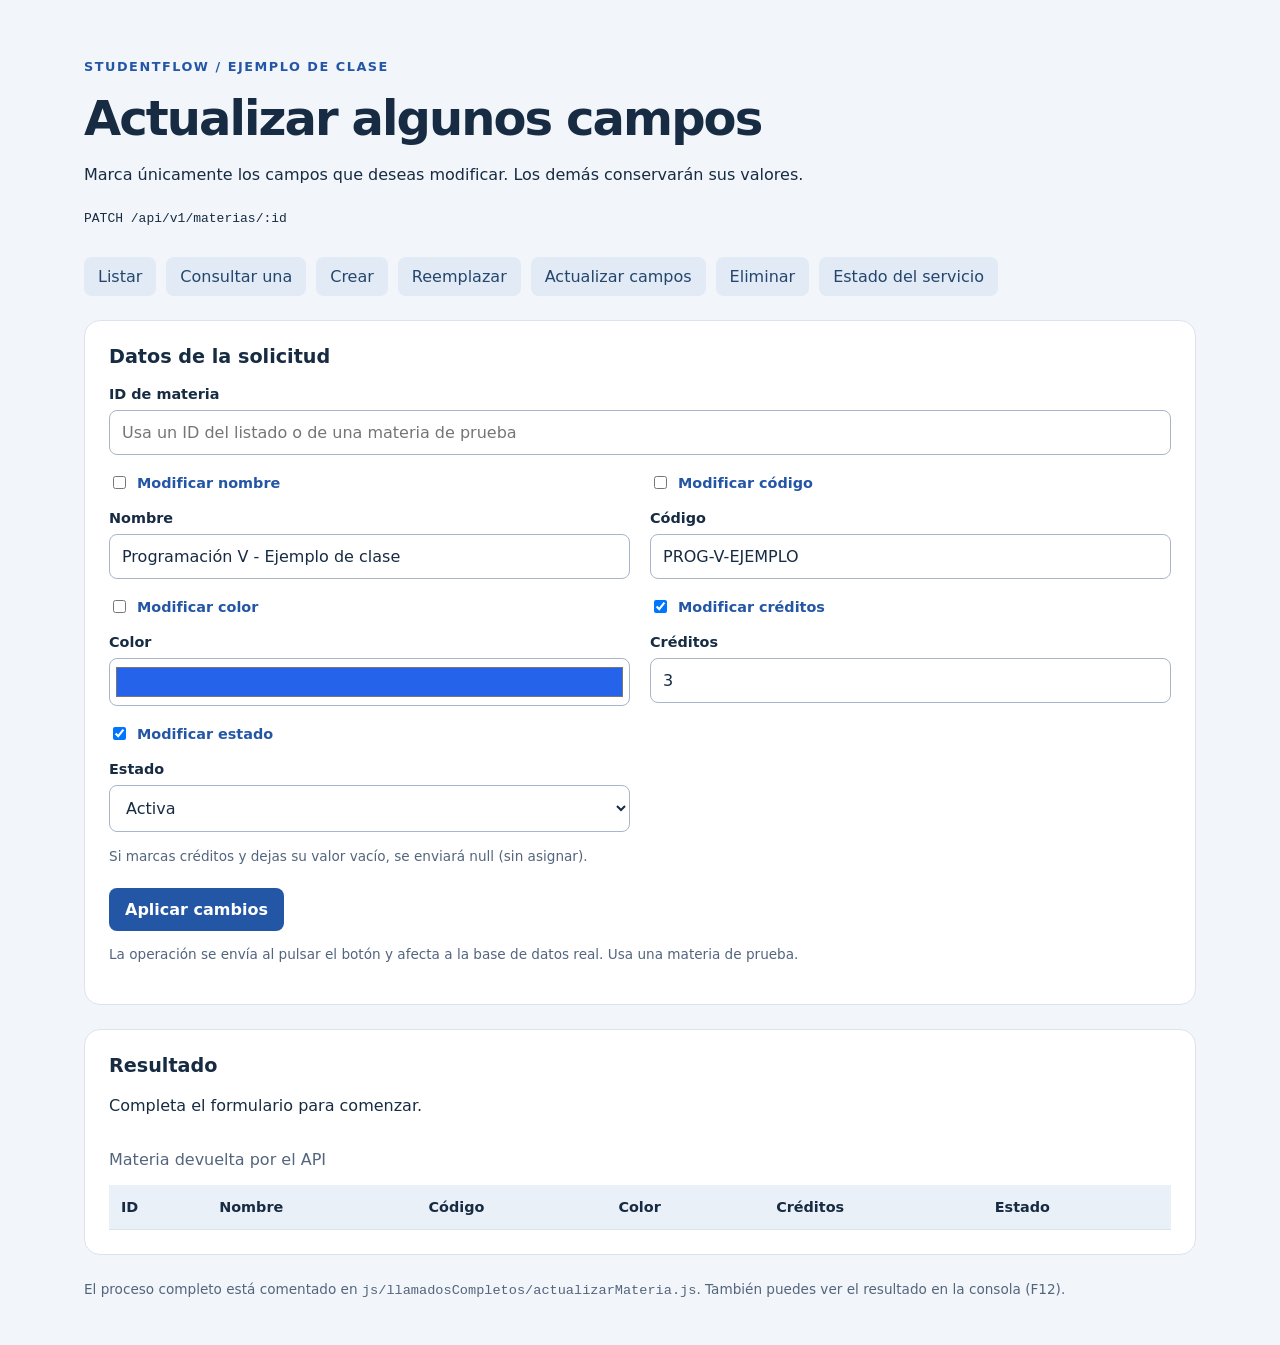
<file: studentFlow_front/public/llamadoCompleto/actualizar.html>
<!doctype html>
<html lang="es">
<head>
  <meta charset="UTF-8">
  <meta name="viewport" content="width=device-width, initial-scale=1.0">
  <title>StudentFlow · Actualizar algunos campos</title>
  <link rel="stylesheet" href="../css/styles.css">
  <link rel="stylesheet" href="../css/llamados-completos.css">
  <!-- defer ejecuta el ejemplo cuando los elementos del HTML ya existen. -->
  <script defer src="../js/llamadosCompletos/actualizarMateria.js"></script>
</head>
<body>
  <main>
    <header>
      <p class="eyebrow">StudentFlow / Ejemplo de clase</p>
      <h1>Actualizar algunos campos</h1>
      <p>Marca únicamente los campos que deseas modificar. Los demás conservarán sus valores.</p>
      <p><code>PATCH /api/v1/materias/:id</code></p>
    </header>
    <nav class="navegacion" aria-label="Ejemplos de endpoints">
      <a href="./listar.html">Listar</a>
      <a href="./obtener.html">Consultar una</a>
      <a href="./crear.html">Crear</a>
      <a href="./reemplazar.html">Reemplazar</a>
      <a href="./actualizar.html">Actualizar campos</a>
      <a href="./eliminar.html">Eliminar</a>
      <a href="./estado.html">Estado del servicio</a>
    </nav>
    <section class="panel" aria-labelledby="formulario-titulo">
      <h2 id="formulario-titulo">Datos de la solicitud</h2>
      <!-- El evento submit llama a la función del ejemplo sin recargar la página. -->
      <form id="formulario-materia">
        <label for="materia-id">ID de materia</label>
        <input id="materia-id" name="id" type="number" min="1" max="9007199254740991" step="1" required placeholder="Usa un ID del listado o de una materia de prueba">
        <div class="campos">
          <div class="campo">
            <label class="seleccion-campo"><input type="checkbox" id="cambiar-nombre"> Modificar nombre</label>
            <label for="nombre">Nombre</label>
            <input id="nombre" name="nombre" type="text" value="Programación V - Ejemplo de clase">
          </div>
          <div class="campo">
            <label class="seleccion-campo"><input type="checkbox" id="cambiar-codigo"> Modificar código</label>
            <label for="codigo">Código</label>
            <input id="codigo" name="codigo" type="text" value="PROG-V-EJEMPLO">
          </div>
          <div class="campo">
            <label class="seleccion-campo"><input type="checkbox" id="cambiar-color"> Modificar color</label>
            <label for="color">Color</label>
            <input id="color" name="color" type="color" value="#2563eb">
          </div>
          <div class="campo">
            <label class="seleccion-campo"><input type="checkbox" id="cambiar-creditos" checked> Modificar créditos</label>
            <label for="creditos">Créditos</label>
            <input id="creditos" name="creditos" type="number" min="0" step="1" value="3" placeholder="Vacío: sin asignar">
          </div>
          <div class="campo">
            <label class="seleccion-campo"><input type="checkbox" id="cambiar-activa" checked> Modificar estado</label>
            <label for="activa">Estado</label>
            <select id="activa" name="activa"><option value="true">Activa</option><option value="false">Inactiva</option></select>
          </div>
        </div>
        <p class="note">Si marcas créditos y dejas su valor vacío, se enviará null (sin asignar).</p>
        <div class="actions">
          <button id="enviar" type="submit">Aplicar cambios</button>
        </div>
      </form>
      <p class="note">La operación se envía al pulsar el botón y afecta a la base de datos real. Usa una materia de prueba.</p>
    </section>
    <section class="panel resultado-panel" aria-labelledby="resultado-titulo">
      <h2 id="resultado-titulo">Resultado</h2>
      <p id="estado" role="status" aria-live="polite">Completa el formulario para comenzar.</p>
      <div class="tabla-contenedor" tabindex="0" role="region" aria-label="Materia devuelta por el API">
        <table>
          <caption>Materia devuelta por el API</caption>
          <thead><tr>
            <th scope="col">ID</th><th scope="col">Nombre</th><th scope="col">Código</th>
            <th scope="col">Color</th><th scope="col">Créditos</th><th scope="col">Estado</th>
          </tr></thead>
          <!-- El JavaScript agrega una fila con los datos recibidos. -->
          <tbody id="resultado-body"></tbody>
        </table>
      </div>
    </section>
    <footer>El proceso completo está comentado en <code>js/llamadosCompletos/actualizarMateria.js</code>. También puedes ver el resultado en la consola (F12).</footer>
  </main>
</body>
</html>
</file>
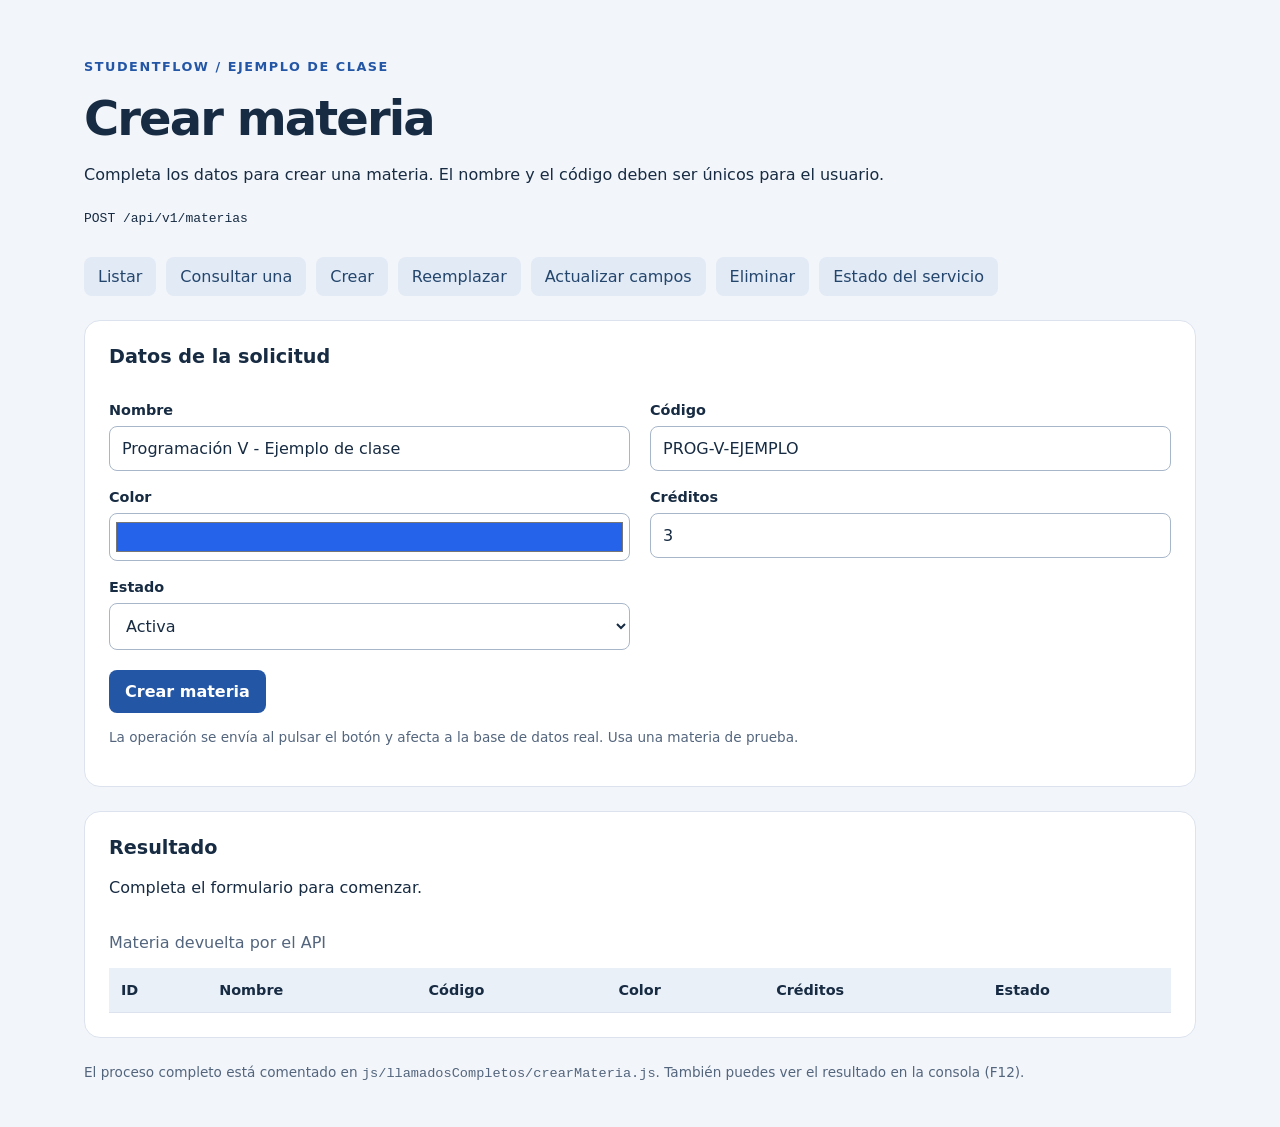
<file: studentFlow_front/public/llamadoCompleto/crear.html>
<!doctype html>
<html lang="es">
<head>
  <meta charset="UTF-8">
  <meta name="viewport" content="width=device-width, initial-scale=1.0">
  <title>StudentFlow · Crear materia</title>
  <link rel="stylesheet" href="../css/styles.css">
  <link rel="stylesheet" href="../css/llamados-completos.css">
  <!-- defer ejecuta el ejemplo cuando los elementos del HTML ya existen. -->
  <script defer src="../js/llamadosCompletos/crearMateria.js"></script>
</head>
<body>
  <main>
    <header>
      <p class="eyebrow">StudentFlow / Ejemplo de clase</p>
      <h1>Crear materia</h1>
      <p>Completa los datos para crear una materia. El nombre y el código deben ser únicos para el usuario.</p>
      <p><code>POST /api/v1/materias</code></p>
    </header>
    <nav class="navegacion" aria-label="Ejemplos de endpoints">
      <a href="./listar.html">Listar</a>
      <a href="./obtener.html">Consultar una</a>
      <a href="./crear.html">Crear</a>
      <a href="./reemplazar.html">Reemplazar</a>
      <a href="./actualizar.html">Actualizar campos</a>
      <a href="./eliminar.html">Eliminar</a>
      <a href="./estado.html">Estado del servicio</a>
    </nav>
    <section class="panel" aria-labelledby="formulario-titulo">
      <h2 id="formulario-titulo">Datos de la solicitud</h2>
      <!-- El evento submit llama a la función del ejemplo sin recargar la página. -->
      <form id="formulario-materia">
        <div class="campos">
          <div class="campo">
            <label for="nombre">Nombre</label>
            <input id="nombre" name="nombre" type="text" value="Programación V - Ejemplo de clase" required>
          </div>
          <div class="campo">
            <label for="codigo">Código</label>
            <input id="codigo" name="codigo" type="text" value="PROG-V-EJEMPLO" required>
          </div>
          <div class="campo">
            <label for="color">Color</label>
            <input id="color" name="color" type="color" value="#2563eb" required>
          </div>
          <div class="campo">
            <label for="creditos">Créditos</label>
            <input id="creditos" name="creditos" type="number" min="0" step="1" value="3" placeholder="Vacío: sin asignar">
          </div>
          <div class="campo">
            <label for="activa">Estado</label>
            <select id="activa" name="activa"><option value="true">Activa</option><option value="false">Inactiva</option></select>
          </div>
        </div>
        <div class="actions">
          <button id="enviar" type="submit">Crear materia</button>
        </div>
      </form>
      <p class="note">La operación se envía al pulsar el botón y afecta a la base de datos real. Usa una materia de prueba.</p>
    </section>
    <section class="panel resultado-panel" aria-labelledby="resultado-titulo">
      <h2 id="resultado-titulo">Resultado</h2>
      <p id="estado" role="status" aria-live="polite">Completa el formulario para comenzar.</p>
      <div class="tabla-contenedor" tabindex="0" role="region" aria-label="Materia devuelta por el API">
        <table>
          <caption>Materia devuelta por el API</caption>
          <thead><tr>
            <th scope="col">ID</th><th scope="col">Nombre</th><th scope="col">Código</th>
            <th scope="col">Color</th><th scope="col">Créditos</th><th scope="col">Estado</th>
          </tr></thead>
          <!-- El JavaScript agrega una fila con los datos recibidos. -->
          <tbody id="resultado-body"></tbody>
        </table>
      </div>
    </section>
    <footer>El proceso completo está comentado en <code>js/llamadosCompletos/crearMateria.js</code>. También puedes ver el resultado en la consola (F12).</footer>
  </main>
</body>
</html>
</file>
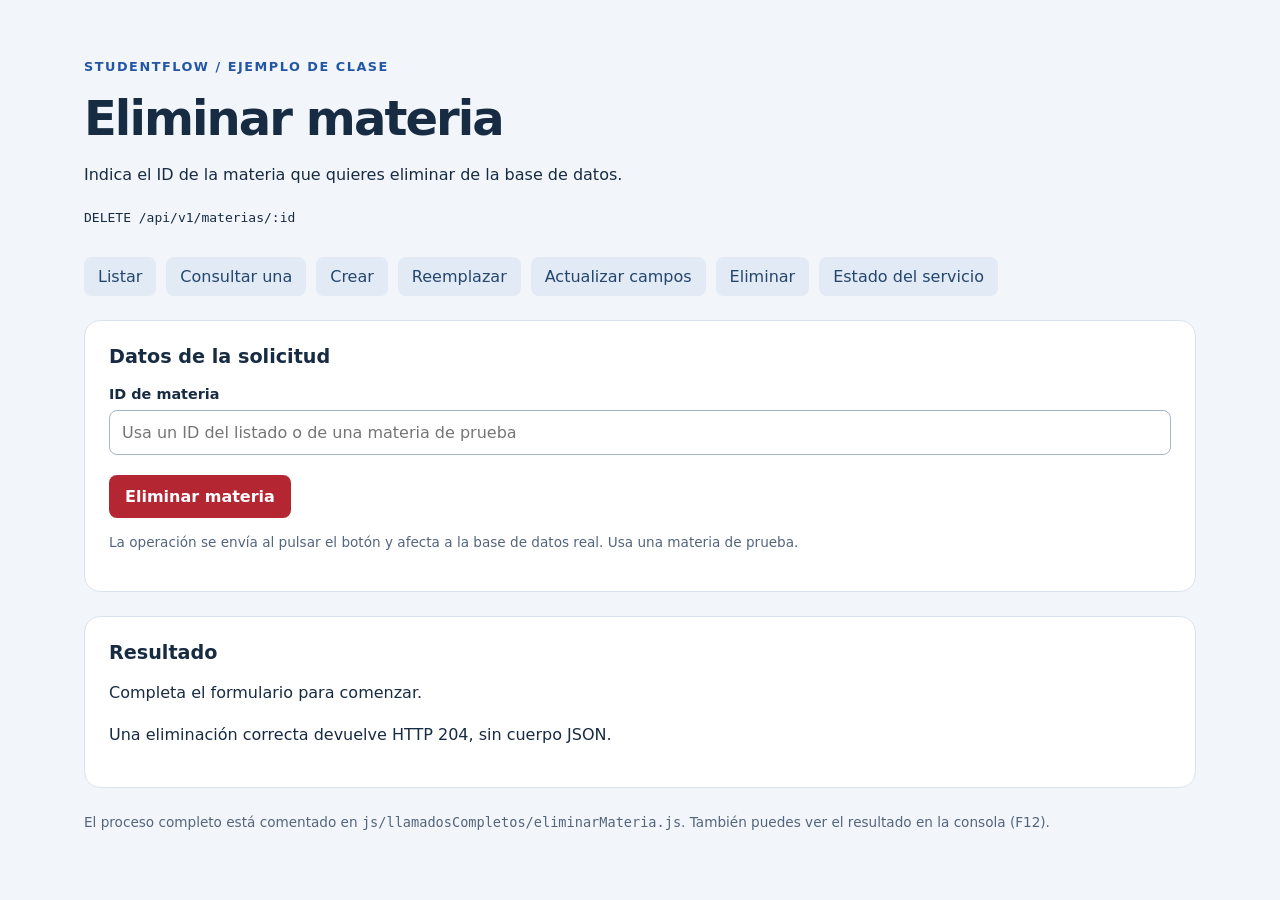
<file: studentFlow_front/public/llamadoCompleto/eliminar.html>
<!doctype html>
<html lang="es">
<head>
  <meta charset="UTF-8">
  <meta name="viewport" content="width=device-width, initial-scale=1.0">
  <title>StudentFlow · Eliminar materia</title>
  <link rel="stylesheet" href="../css/styles.css">
  <link rel="stylesheet" href="../css/llamados-completos.css">
  <!-- defer ejecuta el ejemplo cuando los elementos del HTML ya existen. -->
  <script defer src="../js/llamadosCompletos/eliminarMateria.js"></script>
</head>
<body>
  <main>
    <header>
      <p class="eyebrow">StudentFlow / Ejemplo de clase</p>
      <h1>Eliminar materia</h1>
      <p>Indica el ID de la materia que quieres eliminar de la base de datos.</p>
      <p><code>DELETE /api/v1/materias/:id</code></p>
    </header>
    <nav class="navegacion" aria-label="Ejemplos de endpoints">
      <a href="./listar.html">Listar</a>
      <a href="./obtener.html">Consultar una</a>
      <a href="./crear.html">Crear</a>
      <a href="./reemplazar.html">Reemplazar</a>
      <a href="./actualizar.html">Actualizar campos</a>
      <a href="./eliminar.html">Eliminar</a>
      <a href="./estado.html">Estado del servicio</a>
    </nav>
    <section class="panel" aria-labelledby="formulario-titulo">
      <h2 id="formulario-titulo">Datos de la solicitud</h2>
      <!-- El evento submit llama a la función del ejemplo sin recargar la página. -->
      <form id="formulario-materia">
        <label for="materia-id">ID de materia</label>
        <input id="materia-id" name="id" type="number" min="1" max="9007199254740991" step="1" required placeholder="Usa un ID del listado o de una materia de prueba">
        <div class="actions">
          <button id="enviar" type="submit" class="danger">Eliminar materia</button>
        </div>
      </form>
      <p class="note">La operación se envía al pulsar el botón y afecta a la base de datos real. Usa una materia de prueba.</p>
    </section>
    <section class="panel resultado-panel" aria-labelledby="resultado-titulo">
      <h2 id="resultado-titulo">Resultado</h2>
      <p id="estado" role="status" aria-live="polite">Completa el formulario para comenzar.</p>
      <p id="resultado">Una eliminación correcta devuelve HTTP 204, sin cuerpo JSON.</p>
    </section>
    <footer>El proceso completo está comentado en <code>js/llamadosCompletos/eliminarMateria.js</code>. También puedes ver el resultado en la consola (F12).</footer>
  </main>
</body>
</html>
</file>
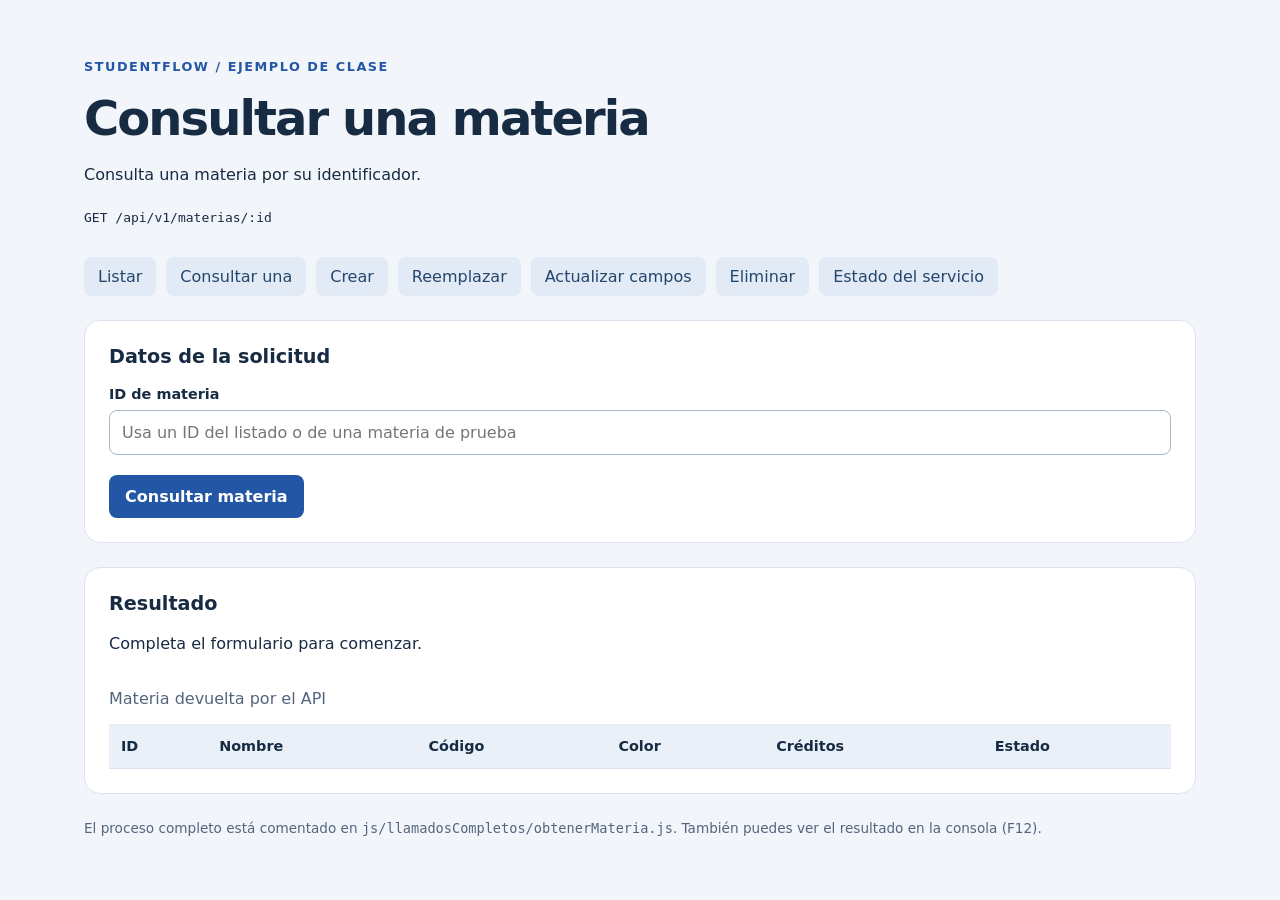
<file: studentFlow_front/public/llamadoCompleto/obtener.html>
<!doctype html>
<html lang="es">
<head>
  <meta charset="UTF-8">
  <meta name="viewport" content="width=device-width, initial-scale=1.0">
  <title>StudentFlow · Consultar una materia</title>
  <link rel="stylesheet" href="../css/styles.css">
  <link rel="stylesheet" href="../css/llamados-completos.css">
  <!-- defer ejecuta el ejemplo cuando los elementos del HTML ya existen. -->
  <script defer src="../js/llamadosCompletos/obtenerMateria.js"></script>
</head>
<body>
  <main>
    <header>
      <p class="eyebrow">StudentFlow / Ejemplo de clase</p>
      <h1>Consultar una materia</h1>
      <p>Consulta una materia por su identificador.</p>
      <p><code>GET /api/v1/materias/:id</code></p>
    </header>
    <nav class="navegacion" aria-label="Ejemplos de endpoints">
      <a href="./listar.html">Listar</a>
      <a href="./obtener.html">Consultar una</a>
      <a href="./crear.html">Crear</a>
      <a href="./reemplazar.html">Reemplazar</a>
      <a href="./actualizar.html">Actualizar campos</a>
      <a href="./eliminar.html">Eliminar</a>
      <a href="./estado.html">Estado del servicio</a>
    </nav>
    <section class="panel" aria-labelledby="formulario-titulo">
      <h2 id="formulario-titulo">Datos de la solicitud</h2>
      <!-- El evento submit llama a la función del ejemplo sin recargar la página. -->
      <form id="formulario-materia">
        <label for="materia-id">ID de materia</label>
        <input id="materia-id" name="id" type="number" min="1" max="9007199254740991" step="1" required placeholder="Usa un ID del listado o de una materia de prueba">
        <div class="actions">
          <button id="enviar" type="submit">Consultar materia</button>
        </div>
      </form>

    </section>
    <section class="panel resultado-panel" aria-labelledby="resultado-titulo">
      <h2 id="resultado-titulo">Resultado</h2>
      <p id="estado" role="status" aria-live="polite">Completa el formulario para comenzar.</p>
      <div class="tabla-contenedor" tabindex="0" role="region" aria-label="Materia devuelta por el API">
        <table>
          <caption>Materia devuelta por el API</caption>
          <thead><tr>
            <th scope="col">ID</th><th scope="col">Nombre</th><th scope="col">Código</th>
            <th scope="col">Color</th><th scope="col">Créditos</th><th scope="col">Estado</th>
          </tr></thead>
          <!-- El JavaScript agrega una fila con los datos recibidos. -->
          <tbody id="resultado-body"></tbody>
        </table>
      </div>
    </section>
    <footer>El proceso completo está comentado en <code>js/llamadosCompletos/obtenerMateria.js</code>. También puedes ver el resultado en la consola (F12).</footer>
  </main>
</body>
</html>
</file>
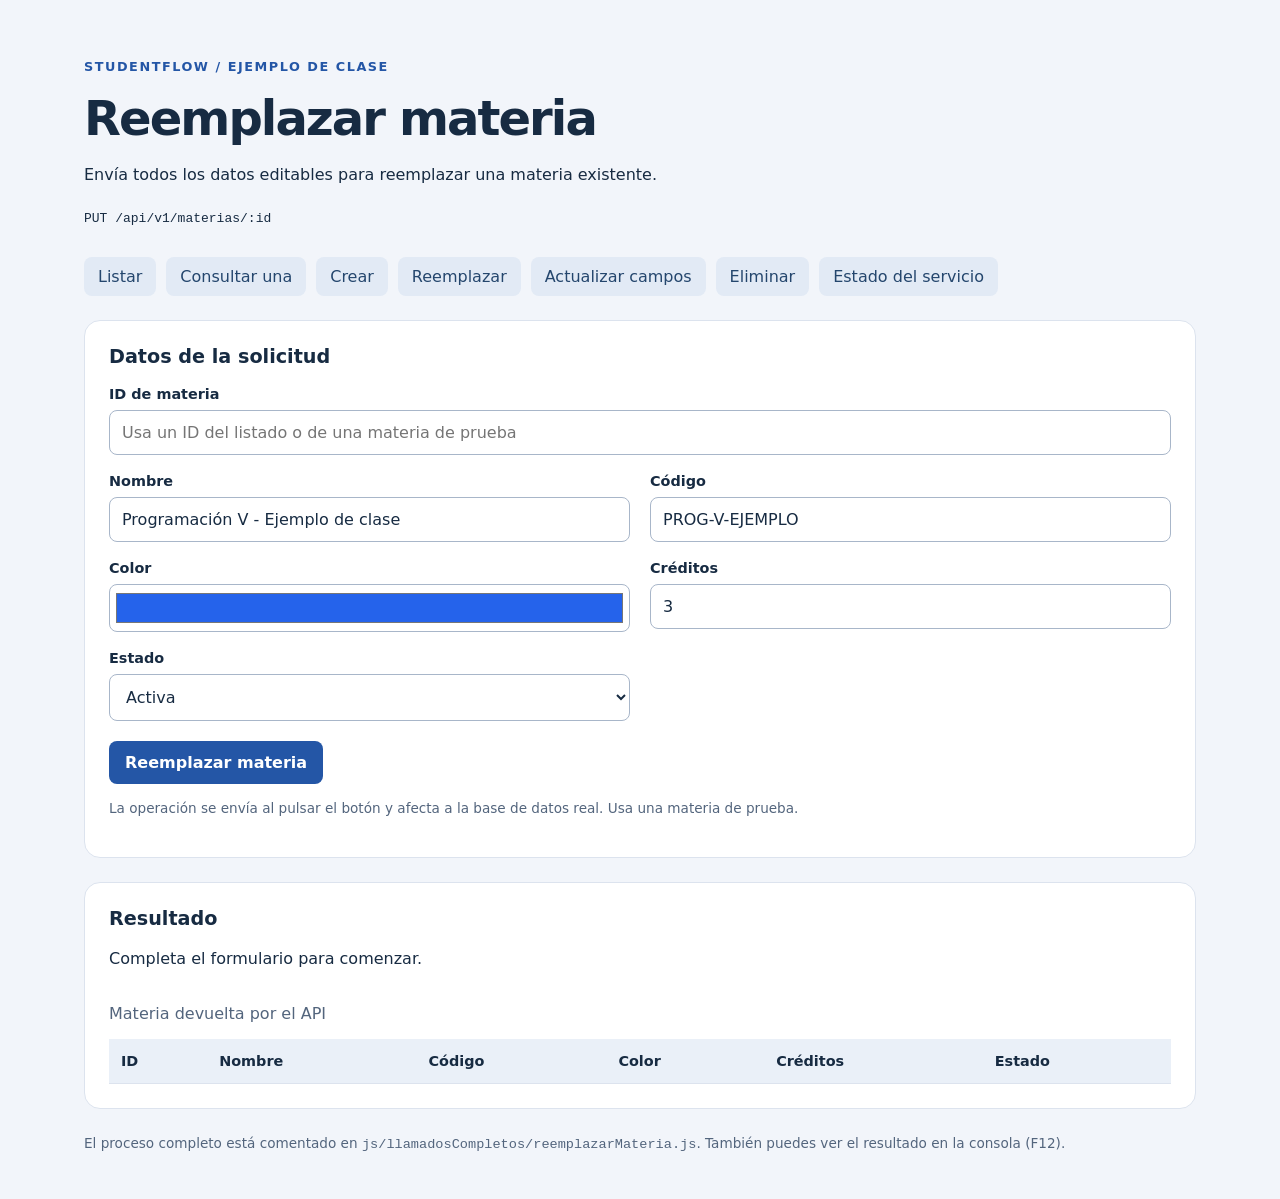
<file: studentFlow_front/public/llamadoCompleto/reemplazar.html>
<!doctype html>
<html lang="es">
<head>
  <meta charset="UTF-8">
  <meta name="viewport" content="width=device-width, initial-scale=1.0">
  <title>StudentFlow · Reemplazar materia</title>
  <link rel="stylesheet" href="../css/styles.css">
  <link rel="stylesheet" href="../css/llamados-completos.css">
  <!-- defer ejecuta el ejemplo cuando los elementos del HTML ya existen. -->
  <script defer src="../js/llamadosCompletos/reemplazarMateria.js"></script>
</head>
<body>
  <main>
    <header>
      <p class="eyebrow">StudentFlow / Ejemplo de clase</p>
      <h1>Reemplazar materia</h1>
      <p>Envía todos los datos editables para reemplazar una materia existente.</p>
      <p><code>PUT /api/v1/materias/:id</code></p>
    </header>
    <nav class="navegacion" aria-label="Ejemplos de endpoints">
      <a href="./listar.html">Listar</a>
      <a href="./obtener.html">Consultar una</a>
      <a href="./crear.html">Crear</a>
      <a href="./reemplazar.html">Reemplazar</a>
      <a href="./actualizar.html">Actualizar campos</a>
      <a href="./eliminar.html">Eliminar</a>
      <a href="./estado.html">Estado del servicio</a>
    </nav>
    <section class="panel" aria-labelledby="formulario-titulo">
      <h2 id="formulario-titulo">Datos de la solicitud</h2>
      <!-- El evento submit llama a la función del ejemplo sin recargar la página. -->
      <form id="formulario-materia">
        <label for="materia-id">ID de materia</label>
        <input id="materia-id" name="id" type="number" min="1" max="9007199254740991" step="1" required placeholder="Usa un ID del listado o de una materia de prueba">
        <div class="campos">
          <div class="campo">
            <label for="nombre">Nombre</label>
            <input id="nombre" name="nombre" type="text" value="Programación V - Ejemplo de clase" required>
          </div>
          <div class="campo">
            <label for="codigo">Código</label>
            <input id="codigo" name="codigo" type="text" value="PROG-V-EJEMPLO" required>
          </div>
          <div class="campo">
            <label for="color">Color</label>
            <input id="color" name="color" type="color" value="#2563eb" required>
          </div>
          <div class="campo">
            <label for="creditos">Créditos</label>
            <input id="creditos" name="creditos" type="number" min="0" step="1" value="3" placeholder="Vacío: sin asignar">
          </div>
          <div class="campo">
            <label for="activa">Estado</label>
            <select id="activa" name="activa"><option value="true">Activa</option><option value="false">Inactiva</option></select>
          </div>
        </div>
        <div class="actions">
          <button id="enviar" type="submit">Reemplazar materia</button>
        </div>
      </form>
      <p class="note">La operación se envía al pulsar el botón y afecta a la base de datos real. Usa una materia de prueba.</p>
    </section>
    <section class="panel resultado-panel" aria-labelledby="resultado-titulo">
      <h2 id="resultado-titulo">Resultado</h2>
      <p id="estado" role="status" aria-live="polite">Completa el formulario para comenzar.</p>
      <div class="tabla-contenedor" tabindex="0" role="region" aria-label="Materia devuelta por el API">
        <table>
          <caption>Materia devuelta por el API</caption>
          <thead><tr>
            <th scope="col">ID</th><th scope="col">Nombre</th><th scope="col">Código</th>
            <th scope="col">Color</th><th scope="col">Créditos</th><th scope="col">Estado</th>
          </tr></thead>
          <!-- El JavaScript agrega una fila con los datos recibidos. -->
          <tbody id="resultado-body"></tbody>
        </table>
      </div>
    </section>
    <footer>El proceso completo está comentado en <code>js/llamadosCompletos/reemplazarMateria.js</code>. También puedes ver el resultado en la consola (F12).</footer>
  </main>
</body>
</html>
</file>
<file: studentFlow_front/public/css/styles.css>
:root { color-scheme: light; font-family: system-ui, sans-serif; color: #172b42; background: #f2f5fa; }
* { box-sizing: border-box; }
body { margin: 0; }
main { max-width: 1160px; margin: auto; padding: 44px 24px; }
header { margin-bottom: 28px; }
h1 { font-size: clamp(2rem, 5vw, 3rem); letter-spacing: -.04em; margin: 8px 0; }
h2 { margin-top: 0; font-size: 1.2rem; }
p { line-height: 1.6; }
.eyebrow { color: #2456a6; font-size: .8rem; font-weight: 700; text-transform: uppercase; letter-spacing: .12em; }
.workspace { display: grid; grid-template-columns: 1fr 1fr; gap: 24px; align-items: start; }
.panel { min-width: 0; background: white; border: 1px solid #dce3ee; border-radius: 16px; padding: 24px; }
label { display: block; margin: 18px 0 8px; font-weight: 600; font-size: .9rem; }
select, input, textarea, button { font: inherit; }
select, input, textarea { width: 100%; border: 1px solid #a8b6c9; border-radius: 8px; padding: 12px; color: inherit; background: white; }
textarea { font-family: ui-monospace, Consolas, monospace; font-size: .9rem; resize: vertical; }
button { border: 0; border-radius: 8px; background: #2456a6; color: white; padding: 12px 16px; cursor: pointer; font-weight: 600; }
button.secondary { background: #eaf0f8; color: #24466d; }
button.danger { background: #b32632; }
button:disabled { opacity: .6; cursor: wait; }
:focus-visible { outline: 3px solid #7c3aed; outline-offset: 3px; }
.actions { display: flex; flex-wrap: wrap; gap: 10px; margin-top: 20px; }
.muted, footer, .note { color: #53657d; }
.note, footer { font-size: .85rem; }
#ruta { background: #eaf0f8; border-radius: 5px; padding: 5px 8px; }
#estado[data-type="error"] { color: #b32632; }
#estado[data-type="success"] { color: #156547; }
pre { margin: 16px 0 0; min-height: 280px; max-height: 650px; overflow: auto; padding: 18px; border-radius: 10px; color: #e1ebfb; background: #152438; font-size: .85rem; line-height: 1.6; white-space: pre-wrap; overflow-wrap: anywhere; }
footer { margin-top: 24px; line-height: 1.6; }
[hidden] { display: none !important; }
@media (max-width: 760px) { .workspace { grid-template-columns: 1fr; } main { padding: 28px 16px; } .panel { padding: 20px; } }
</file>
<file: studentFlow_front/public/css/llamados-completos.css>
/* Presentación compartida; cada endpoint mantiene su JavaScript independiente. */
.navegacion { display: flex; flex-wrap: wrap; gap: 10px; margin: 0 0 24px; }
.navegacion a { color: #24466d; background: #e2eaf5; padding: 10px 14px; border-radius: 8px; text-decoration: none; }
.navegacion a:hover { text-decoration: underline; }
.campos { display: grid; grid-template-columns: repeat(2, minmax(0, 1fr)); gap: 0 20px; }
.campo { min-width: 0; }
.seleccion-campo { display: flex; gap: 8px; align-items: center; color: #2456a6; }
.seleccion-campo input { width: auto; }
input[type="color"] { height: 48px; padding: 4px; }
.resultado-panel { margin-top: 24px; }
.tabla-contenedor { overflow-x: auto; }
table { width: 100%; border-collapse: collapse; text-align: left; }
caption { text-align: left; padding: 16px 0; color: #53657d; }
th, td { padding: 14px 12px; border-bottom: 1px solid #dce3ee; }
th { background: #eaf0f8; font-size: .9rem; }
td { overflow-wrap: anywhere; }
tbody tr:hover { background: #f2f5fa; }
.detalle-estado dt { font-weight: 600; margin-top: 16px; }
.detalle-estado dd { margin: 4px 0 0; }
.filtros { display: grid; grid-template-columns: repeat(auto-fit, minmax(160px, 1fr)); gap: 0 16px; align-items: end; }
.filtros .actions { grid-column: 1 / -1; }
.operaciones { margin-top: 24px; }
.operaciones .panel { scroll-margin-top: 20px; }
@media (max-width: 600px) { .campos { grid-template-columns: 1fr; } }
</file>
